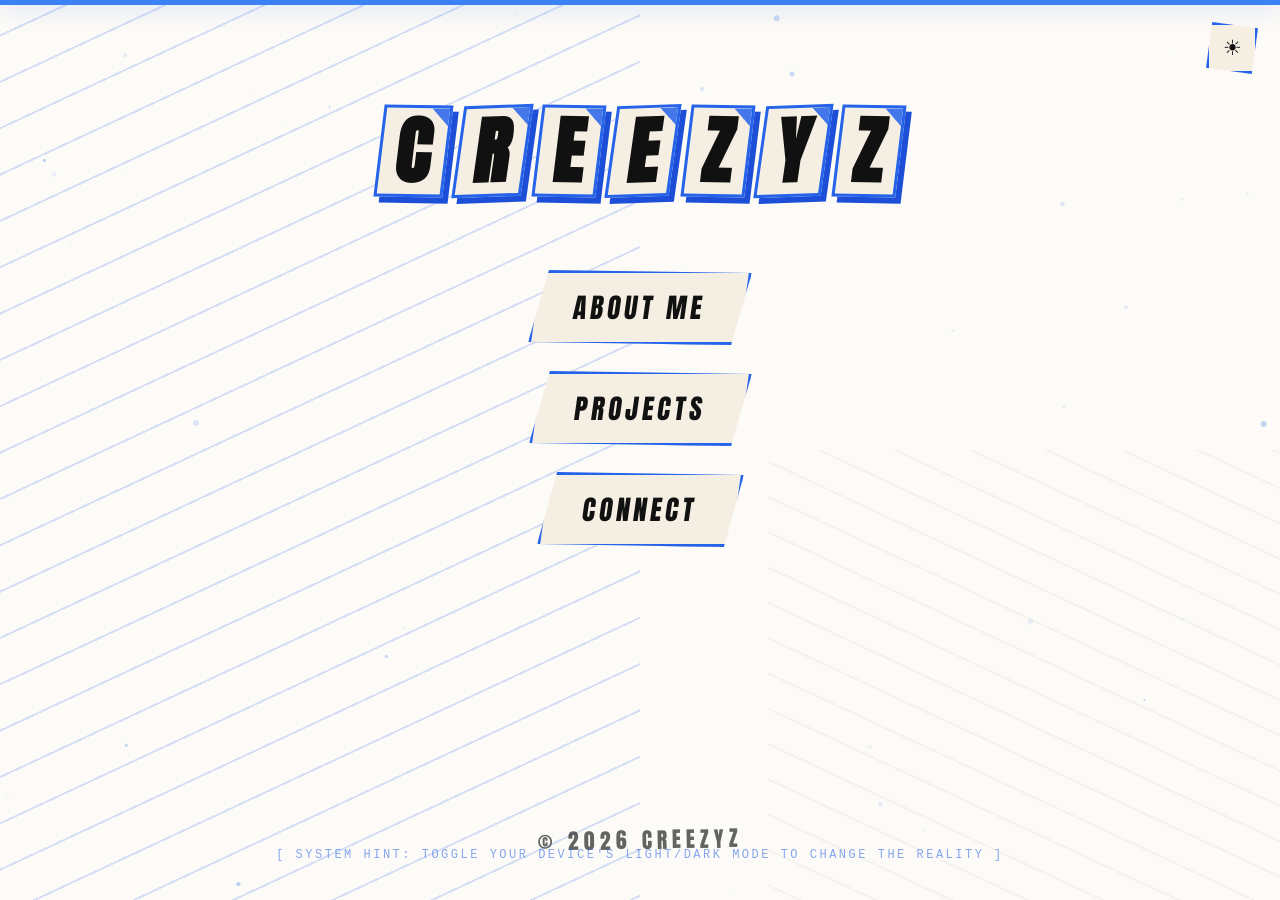
<file: index.html>
<!doctype html>
<html lang="en">
  <head>
    <meta charset="UTF-8" />
    <meta name="viewport" content="width=device-width, initial-scale=1.0" />
    <title>CREEZYZ</title>
    <link rel="preconnect" href="https://fonts.googleapis.com" />
    <link rel="preconnect" href="https://fonts.gstatic.com" crossorigin />
    <link
      href="https://fonts.googleapis.com/css2?family=Anton&family=Inter:wght@400;500;600&display=swap"
      rel="stylesheet"
    />
    <link rel="stylesheet" href="style.css" />
  </head>
  <body>
    <div class="top-bar"></div>
    <canvas id="particleCanvas"></canvas>
    <div class="bg-stripes"></div>

    <button class="theme-toggle" id="themeToggle" aria-label="Toggle theme">
      <span class="theme-icon">&#9790;</span>
    </button>

    <header>
      <h1 class="p5-title" id="mainTitle">
        <span class="p5-title-letter">C</span>
        <span class="p5-title-letter">R</span>
        <span class="p5-title-letter">E</span>
        <span class="p5-title-letter">E</span>
        <span class="p5-title-letter">Z</span>
        <span class="p5-title-letter">Y</span>
        <span class="p5-title-letter">Z</span>
      </h1>
    </header>

    <main>
      <div class="button-section-group">
        <button class="nav-btn" onclick="toggleAbout()">
          <span>ABOUT ME</span>
        </button>
        <section class="p5-card main-card collapsible" id="aboutSection">
          <h2 class="p5-badge">ABOUT ME</h2>
          <p>
            Hi, I'm Rick, known online as <strong>creezyz</strong>. I'm a
            9th-grade student from the Chemnitz area in Germany. When I'm not
            studying, I'm usually diving deep into tech—whether that's messing
            around with hardware, setting up Linux servers, testing AI tools, or
            tinkering with custom Android ROMs.
          </p>
          <p>
            I'm also really getting into coding right now. If you want to
            challenge me to a battle of minds, let's play a game on Chess.com!
          </p>
        </section>
      </div>

      <div class="button-section-group">
        <button
          class="nav-btn"
          onclick="window.location.href = 'projects.html'"
        >
          <span>PROJECTS</span>
        </button>
      </div>

      <div class="button-section-group">
        <button class="nav-btn" onclick="toggleConnect()">
          <span>CONNECT</span>
        </button>
        <section class="p5-card socials-card collapsible" id="connectSection">
          <h2 class="p5-badge red">CONNECT</h2>
          <ul class="p5-list">
            <li>
              <a
                href="https://chess.com/member/creezyz"
                target="_blank"
                rel="noopener noreferrer"
                class="p5-link"
                >CHESS.COM</a
              >
            </li>
            <li>
              <a
                href="https://github.com/creezyz"
                target="_blank"
                rel="noopener noreferrer"
                class="p5-link"
                >GITHUB</a
              >
            </li>
            <li>
              <a
                href="https://instagram.com/kms.rick"
                target="_blank"
                rel="noopener noreferrer"
                class="p5-link"
                >INSTAGRAM</a
              >
            </li>
            <li>
              <a
                href="https://tiktok.com/@kms.rick"
                target="_blank"
                rel="noopener noreferrer"
                class="p5-link"
                >TIKTOK</a
              >
            </li>
            <li><a href="mailto:rs2010@magenta.de" class="p5-link">MAIL</a></li>
          </ul>
        </section>
      </div>
    </main>

    <footer>
      <p class="p5-footer">&copy; 2026 CREEZYZ</p>
      <p class="p5-hint">
        [ SYSTEM HINT: Toggle your device's light/dark mode to change the
        reality ]
      </p>
    </footer>

    <script src="script.js"></script>
  </body>
</html>
</file>
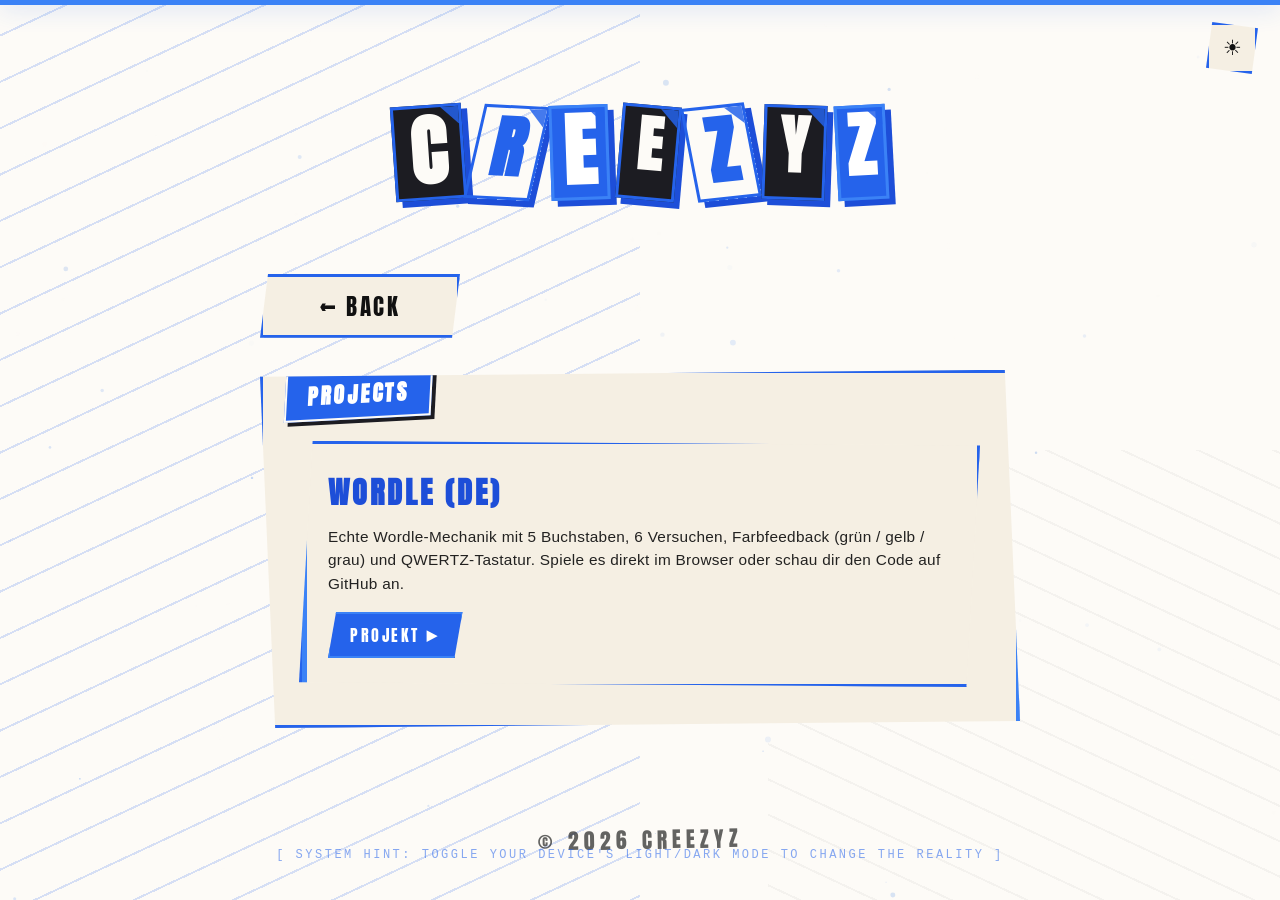
<file: projects.html>
<!DOCTYPE html>
<html lang="en">
<head>
  <meta charset="UTF-8">
  <meta name="viewport" content="width=device-width, initial-scale=1.0">
  <title>PROJECTS | CREEZYZ</title>
  <link rel="preconnect" href="https://fonts.googleapis.com">
  <link rel="preconnect" href="https://fonts.gstatic.com" crossorigin>
  <link href="https://fonts.googleapis.com/css2?family=Anton&family=Inter:wght@400;500;600&display=swap" rel="stylesheet">
  <link rel="stylesheet" href="style.css">
</head>
<body>
  <div class="top-bar"></div>
  <canvas id="particleCanvas"></canvas>
  <div class="bg-stripes"></div>

  <button class="theme-toggle" id="themeToggle" aria-label="Toggle theme">
    <span class="theme-icon">&#9790;</span>
  </button>

  <header>
    <a href="index.html" style="text-decoration:none;display:inline-block;">
      <h1 class="p5-title" id="mainTitle">
        <span class="p5-title-letter" style="font-size:4.8rem;color:var(--p5-cream);background:var(--p5-anthracite);transform:rotate(-4deg);border-color:var(--p5-blue)">C</span>
        <span class="p5-title-letter" style="font-size:4.2rem;color:var(--p5-blue);background:transparent;transform:rotate(3deg) skewX(-10deg);border-color:var(--p5-blue)">R</span>
        <span class="p5-title-letter" style="font-size:5rem;color:var(--p5-white);background:var(--p5-blue);transform:rotate(-2deg);padding:2px 10px;border-color:var(--p5-blue-bright)">E</span>
        <span class="p5-title-letter" style="font-size:3.8rem;color:var(--p5-cream);background:var(--p5-anthracite);transform:rotate(5deg);border-color:var(--p5-blue)">E</span>
        <span class="p5-title-letter" style="font-size:4.6rem;color:var(--p5-blue);background:transparent;transform:rotate(-6deg) skewX(5deg);border-color:var(--p5-blue)">Z</span>
        <span class="p5-title-letter" style="font-size:4rem;color:var(--p5-cream);background:var(--p5-anthracite);transform:rotate(2deg);border-color:var(--p5-blue)">Y</span>
        <span class="p5-title-letter" style="font-size:4.4rem;color:var(--p5-white);background:var(--p5-blue);transform:rotate(-3deg);padding:2px 8px;border-color:var(--p5-blue-bright)">Z</span>
      </h1>
    </a>
  </header>

  <main>
    <div class="back-button">
      <a href="index.html" class="p5-link" style="max-width:200px;">&larr; BACK</a>
    </div>

    <section class="p5-card projects-card" style="clip-path:polygon(0% 2%, 98% 0%, 100% 98%, 2% 100%);border-right:4px solid var(--p5-blue-bright);">
      <h2 class="p5-badge">PROJECTS</h2>

      <div class="project-item" onclick="openWordleModal()">
        <h3>WORDLE (DE)</h3>
        <p>Echte Wordle-Mechanik mit 5 Buchstaben, 6 Versuchen, Farbfeedback (grün / gelb / grau) und QWERTZ-Tastatur. Spiele es direkt im Browser oder schau dir den Code auf GitHub an.</p>
        <div class="project-btn">PROJEKT &#x25B6;</div>
      </div>
    </section>
  </main>

  <footer>
    <p class="p5-footer">&copy; 2026 CREEZYZ</p>
    <p class="p5-hint">[ SYSTEM HINT: Toggle your device's light/dark mode to change the reality ]</p>
  </footer>

  <div id="wordleModal" class="modal-overlay">
    <div class="modal-content">
      <h2 class="p5-badge" style="background:var(--p5-blue);">WORDLE (DE)</h2>
      <p><strong>Systemzugriff gewährt.</strong> Was möchtest du tun?</p>

      <div class="modal-buttons">
        <a href="wordle/wordle.html" class="p5-link">&#x25B6; SPIELEN</a>
        <p class="modal-desc">Führe das Programm direkt im Browser aus.</p>

        <a href="https://github.com/creezyz/wordle" target="_blank" rel="noopener noreferrer" class="p5-link">&lt;/&gt; SOURCE CODE</a>
        <p class="modal-desc">Analysiere den Code auf GitHub.</p>
      </div>

      <button class="close-btn" onclick="closeWordleModal()">ABBRECHEN</button>
    </div>
  </div>

  <script src="script.js"></script>
</body>
</html>
</file>
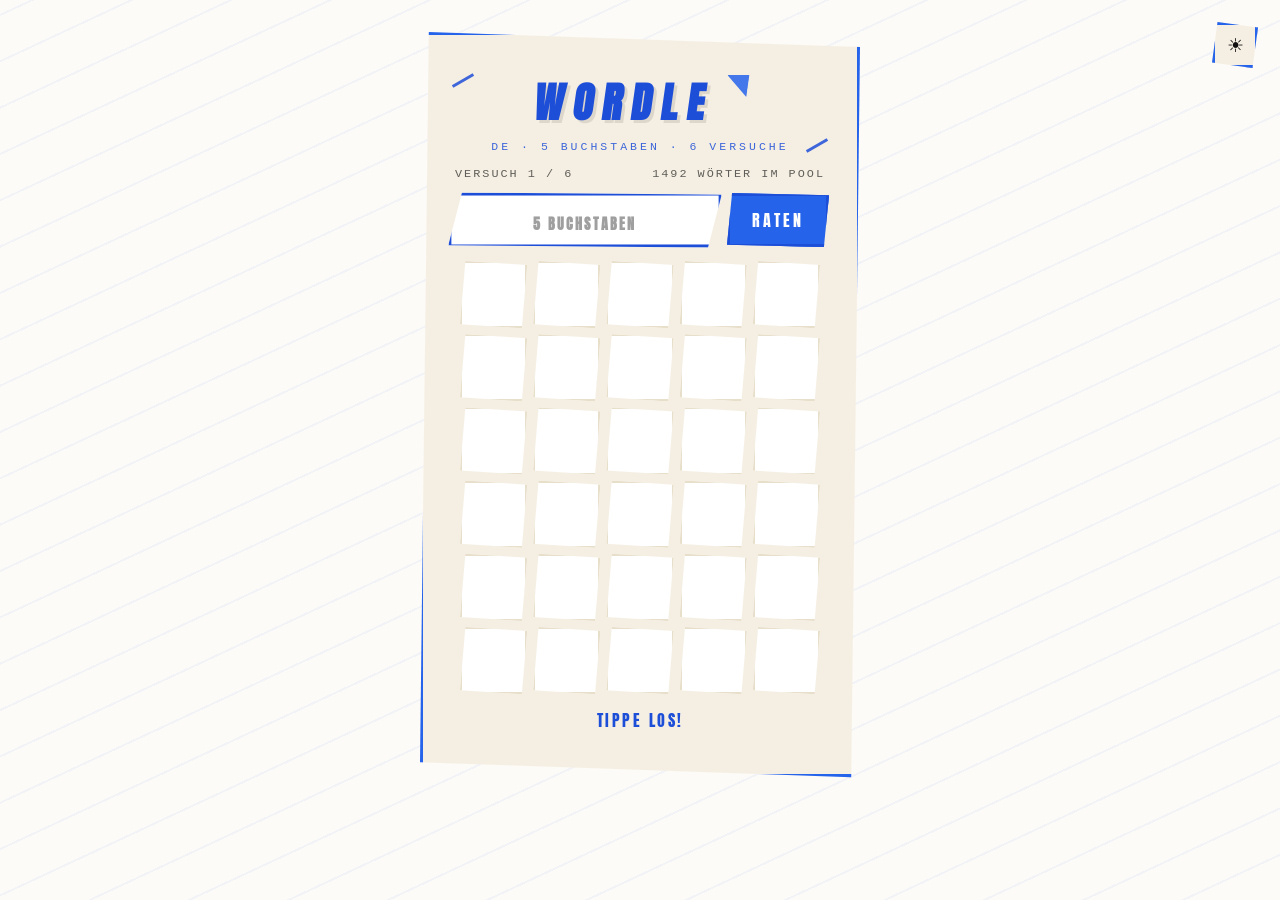
<file: wordle/wordle.html>
<!DOCTYPE html>
<html lang="de">
<head>
    <meta charset="UTF-8">
    <meta name="viewport" content="width=device-width, initial-scale=1.0">
    <title>WORDLE (DE)</title>
    <link rel="preconnect" href="https://fonts.googleapis.com">
    <link rel="preconnect" href="https://fonts.gstatic.com" crossorigin>
    <link href="https://fonts.googleapis.com/css2?family=Anton&family=Inter:wght@400;500;600&display=swap" rel="stylesheet">
    <link rel="stylesheet" href="style.css">
</head>
<body>
    <button class="theme-toggle" id="themeToggle" aria-label="Toggle theme">
      <span class="theme-icon">&#9790;</span>
    </button>

    <div class="game-container">
      <header class="game-header">
        <span class="slash slash-tl"></span>
        <h1>WORDLE</h1>
        <p class="subtitle">DE &middot; 5 BUCHSTABEN &middot; 6 VERSUCHE</p>
        <span class="slash slash-br"></span>
      </header>

      <div class="meta-bar">
        <span id="attempt-counter">Versuch 1 / 6</span>
        <span id="word-counter">Wörter geladen…</span>
      </div>

      <div class="input-row" id="inputRow">
        <input
          type="text"
          id="guessInput"
          maxlength="5"
          autocomplete="off"
          autocapitalize="none"
          autocorrect="off"
          spellcheck="false"
          placeholder="5 BUCHSTABEN"
          aria-label="Wort-Eingabe"
        >
        <button id="submitBtn" type="button">RATEN</button>
      </div>

      <div class="grid" id="grid" aria-label="Wordle Grid"></div>

      <div class="status" id="status" role="status" aria-live="polite">Lade Wörter…</div>

      <button class="new-game-btn" id="newGameBtn" type="button" hidden>NEUES SPIEL</button>
    </div>

    <script src="script.js"></script>
    <script>
      (function () {
        const saved = localStorage.getItem('theme');
        const prefersDark = window.matchMedia('(prefers-color-scheme: dark)').matches;
        const initial = saved || (prefersDark ? 'dark' : 'light');
        document.body.setAttribute('data-theme', initial);
        const icon = document.querySelector('.theme-icon');
        if (icon) icon.textContent = initial === 'light' ? '\u2600' : '\u263E';
        const btn = document.getElementById('themeToggle');
        if (btn) {
          btn.addEventListener('click', function () {
            const cur = document.body.getAttribute('data-theme') || 'dark';
            const next = cur === 'dark' ? 'light' : 'dark';
            document.body.setAttribute('data-theme', next);
            localStorage.setItem('theme', next);
            if (icon) icon.textContent = next === 'light' ? '\u2600' : '\u263E';
          });
        }
      })();
    </script>
</body>
</html>
</file>
<file: style.css>
:root {
  --p5-black: #000000;
  --p5-white: #ffffff;

  --p5-blue: #2563eb;
  --p5-blue-bright: #3b82f6;
  --p5-blue-dark: #1d4ed8;
  --p5-blue-deep: #1e3a8a;
  --p5-blue-glow: rgba(37, 99, 235, 0.45);
  --p5-blue-soft: rgba(37, 99, 235, 0.18);

  --p5-cream: #fdfbf7;
  --p5-cream-soft: #f5efe3;
  --p5-cream-edge: #e8dfca;
  --p5-anthracite: #1c1c22;
  --p5-anthracite-soft: #27272f;
  --p5-anthracite-light: #34343d;

  --p5-font-title: "Anton", "Impact", "Arial Black", sans-serif;
  --p5-font-impact: "Impact", "Arial Black", sans-serif;
  --p5-font-body:
    -apple-system, BlinkMacSystemFont, "Segoe UI", Roboto, sans-serif;
  --p5-font-mono: "Courier New", monospace;

  --p5-shadow-blue: 8px 8px 0px var(--p5-blue);
  --p5-shadow-black: 8px 8px 0px var(--p5-black);
  --p5-shadow-soft: 6px 6px 0px var(--p5-blue-dark);
  --p5-transition: 0.18s cubic-bezier(0.1, 0.9, 0.2, 1);
  --p5-edge: 3px;
}

*,
*::before,
*::after {
  box-sizing: border-box;
}

html {
  scroll-behavior: smooth;
}

body {
  margin: 0;
  padding: 0;
  background-color: var(--p5-anthracite);
  color: var(--p5-cream);
  font-family: var(--p5-font-body);
  overflow-x: hidden;
  min-height: 100vh;
  display: flex;
  flex-direction: column;
  align-items: center;
  position: relative;
  letter-spacing: 0.2px;
}

#particleCanvas {
  position: fixed;
  top: 0;
  left: 0;
  width: 100%;
  height: 100%;
  z-index: 0;
  pointer-events: none;
  opacity: 0.7;
}

.bg-stripes {
  position: fixed;
  top: 0;
  left: 0;
  width: 100%;
  height: 100%;
  z-index: 1;
  pointer-events: none;
  overflow: hidden;
}

.bg-stripes::before {
  content: "";
  position: absolute;
  top: -20%;
  left: -10%;
  width: 60%;
  height: 140%;
  background: repeating-linear-gradient(
    -25deg,
    transparent,
    transparent 40px,
    var(--p5-blue-soft) 40px,
    var(--p5-blue-soft) 42px
  );
  animation: stripesMove 22s linear infinite;
}

.bg-stripes::after {
  content: "";
  position: absolute;
  bottom: -10%;
  right: -10%;
  width: 50%;
  height: 60%;
  background: repeating-linear-gradient(
    25deg,
    transparent,
    transparent 30px,
    rgba(253, 251, 247, 0.04) 30px,
    rgba(253, 251, 247, 0.04) 32px
  );
  animation: stripesMove 28s linear infinite reverse;
}

@keyframes stripesMove {
  0% {
    transform: translateX(0) translateY(0);
  }
  100% {
    transform: translateX(50px) translateY(25px);
  }
}

.top-bar {
  position: fixed;
  top: 0;
  left: 0;
  width: 100%;
  height: 5px;
  background: var(--p5-blue);
  z-index: 100;
  box-shadow: 0 0 24px var(--p5-blue-glow);
}

.top-bar::after {
  content: "";
  position: absolute;
  top: 0;
  left: 0;
  width: 100%;
  height: 100%;
  background: var(--p5-blue-bright);
  animation: barPulse 3s ease-in-out infinite;
}

@keyframes barPulse {
  0%,
  100% {
    opacity: 1;
    box-shadow: 0 0 24px var(--p5-blue-glow);
  }
  50% {
    opacity: 0.55;
    box-shadow: 0 0 50px var(--p5-blue-glow);
  }
}

.theme-toggle {
  position: fixed;
  top: 22px;
  right: 22px;
  z-index: 1000;
  width: 52px;
  height: 52px;
  background: var(--p5-anthracite-soft);
  border: var(--p5-edge) solid var(--p5-blue);
  color: var(--p5-cream);
  cursor: pointer;
  display: flex;
  align-items: center;
  justify-content: center;
  font-size: 1.34rem;
  transition: all var(--p5-transition);
  clip-path: polygon(12% 0%, 100% 12%, 88% 100%, 0% 88%);
  opacity: 0;
  animation: fadeSlideIn 0.5s ease-out 0.3s forwards;
  box-shadow: 4px 4px 0px var(--p5-blue-dark);
}

.theme-toggle:hover {
  background: var(--p5-blue);
  border-color: var(--p5-blue-bright);
  color: var(--p5-white);
  transform: scale(1.12) rotate(-6deg);
  box-shadow: 6px 6px 0px var(--p5-black);
}

.theme-icon {
  display: inline-block;
  transition: transform 0.3s ease-out;
}

.theme-toggle:hover .theme-icon {
  transform: rotate(35deg) scale(1.22);
}

header {
  position: relative;
  z-index: 10;
  margin-top: 70px;
  margin-bottom: 18px;
  text-align: center;
  width: 100%;
}

.p5-title {
  display: inline-flex;
  flex-wrap: wrap;
  justify-content: center;
  gap: 4px;
  padding: 14px 18px;
  position: relative;
  max-width: 92vw;
}

.p5-title-letter {
  display: inline-block;
  font-family: var(--p5-font-title);
  font-size: 4.6rem;
  color: var(--p5-cream);
  background: var(--p5-anthracite-soft);
  border: var(--p5-edge) solid var(--p5-blue);
  text-transform: uppercase;
  font-weight: 900;
  line-height: 1;
  padding: 6px 14px;
  margin: 0 3px;
  transition:
    transform 0.22s cubic-bezier(0.2, 0.9, 0.2, 1),
    background-color var(--p5-transition),
    color var(--p5-transition);
  cursor: default;
  transform: skewX(-8deg) rotate(-1deg);
  box-shadow: 6px 6px 0px var(--p5-blue-dark);
  position: relative;
}

.p5-title-letter:nth-child(odd) {
  transform: skewX(-6deg) rotate(1deg);
}

.p5-title-letter:nth-child(even) {
  transform: skewX(-10deg) rotate(-2deg);
}

.p5-title-letter::after {
  content: "";
  position: absolute;
  top: 0;
  right: 0;
  width: 18px;
  height: 18px;
  background: var(--p5-blue);
  clip-path: polygon(0 0, 100% 0, 100% 100%);
  opacity: 0.85;
  pointer-events: none;
}

.p5-title-letter:hover {
  color: var(--p5-white);
  background: var(--p5-blue);
  border-color: var(--p5-blue-bright);
  transform: scale(1.15) rotate(-4deg) skewX(0deg);
  box-shadow: 8px 8px 0px var(--p5-black);
  z-index: 2;
}

main {
  position: relative;
  z-index: 10;
  width: 92%;
  max-width: 760px;
  display: flex;
  flex-direction: column;
  gap: 26px;
  padding: 20px 0 30px 0;
}

.button-section-group {
  display: flex;
  flex-direction: column;
  align-items: center;
  width: 100%;
  opacity: 0;
  animation: fadeSlideIn 0.55s ease-out forwards;
}

.button-section-group:nth-of-type(1) {
  animation-delay: 0.4s;
}
.button-section-group:nth-of-type(2) {
  animation-delay: 0.6s;
}
.button-section-group:nth-of-type(3) {
  animation-delay: 0.8s;
}

.nav-btn {
  font-family: var(--p5-font-title);
  font-size: 1.7rem;
  letter-spacing: 4px;
  text-transform: uppercase;
  color: var(--p5-cream);
  background: var(--p5-anthracite-soft);
  border: var(--p5-edge) solid var(--p5-blue);
  padding: 14px 38px;
  cursor: pointer;
  display: inline-block;
  text-align: center;
  position: relative;
  transition: all var(--p5-transition);
  transform: skewX(-8deg);
  clip-path: polygon(5% 0%, 100% 4%, 95% 100%, 0% 96%);
  box-shadow: 6px 6px 0px var(--p5-blue-dark);
}

.nav-btn::before {
  content: "";
  position: absolute;
  top: -4px;
  left: -4px;
  right: -4px;
  bottom: -4px;
  border: 2px solid var(--p5-blue-bright);
  clip-path: polygon(5% 0%, 100% 4%, 95% 100%, 0% 96%);
  opacity: 0;
  transition: opacity var(--p5-transition);
  z-index: -1;
}

.nav-btn:hover {
  background: var(--p5-blue);
  border-color: var(--p5-blue-bright);
  color: var(--p5-white);
  transform: scale(1.06) skewX(-4deg);
  box-shadow: 8px 8px 0px var(--p5-black);
  letter-spacing: 6px;
}

.nav-btn:hover::before {
  opacity: 1;
}

.nav-btn:active {
  transform: scale(0.96) skewX(-8deg);
}

.nav-btn span {
  display: block;
  transition: transform var(--p5-transition);
}

.nav-btn:hover span {
  transform: translateX(5px);
}

.p5-card {
  background: var(--p5-anthracite-soft);
  color: var(--p5-cream);
  padding: 38px 36px;
  position: relative;
  width: 100%;
  margin-top: 6px;
  border: var(--p5-edge) solid var(--p5-blue);
  box-shadow: 8px 8px 0px var(--p5-blue-dark);
}

.main-card {
  clip-path: polygon(2% 0%, 100% 2%, 98% 100%, 0% 98%);
  border-left: 5px solid var(--p5-blue-bright);
}

.socials-card {
  clip-path: polygon(0% 2%, 98% 0%, 100% 98%, 2% 100%);
  border-right: 5px solid var(--p5-blue-bright);
}

.p5-card p {
  font-family: var(--p5-font-body);
  font-size: 1.05rem;
  line-height: 1.75;
  font-weight: 400;
  margin: 14px 0;
  letter-spacing: 0.3px;
  color: var(--p5-cream);
}

.p5-card strong {
  color: var(--p5-blue-bright);
  font-weight: 700;
}

.p5-badge {
  position: absolute;
  top: -22px;
  left: 22px;
  background: var(--p5-blue);
  color: var(--p5-white);
  font-family: var(--p5-font-title);
  font-size: 1.35rem;
  letter-spacing: 3px;
  padding: 7px 20px;
  transform: rotate(-3deg) skewX(-6deg);
  box-shadow: 4px 4px 0px var(--p5-black);
  z-index: 5;
  white-space: nowrap;
  border: 2px solid var(--p5-cream);
}

.p5-badge.red {
  background: var(--p5-anthracite);
  border: 2px solid var(--p5-blue-bright);
  color: var(--p5-blue-bright);
  box-shadow: 4px 4px 0px var(--p5-blue);
}

.collapsible {
  max-height: 0;
  overflow: hidden;
  transition:
    max-height 0.55s cubic-bezier(0.1, 0.9, 0.2, 1),
    padding 0.4s ease-out,
    opacity 0.4s ease-out,
    margin 0.4s ease-out;
  opacity: 0;
  padding: 0 36px !important;
  margin: 0 !important;
  border: none !important;
  box-shadow: none !important;
}

.collapsible.active {
  max-height: 2000px;
  opacity: 1;
  padding: 38px 36px !important;
  margin-top: 6px !important;
}

.p5-list {
  list-style: none;
  padding: 0;
  margin: 26px 0 0 0;
  display: grid;
  grid-template-columns: 1fr 1fr;
  gap: 14px;
}

.p5-list li {
  display: flex;
  transform: skewX(-6deg);
}

.p5-link {
  font-family: var(--p5-font-title);
  font-size: 1.42rem;
  letter-spacing: 2.5px;
  color: var(--p5-cream);
  text-decoration: none;
  background: var(--p5-anthracite-soft);
  border: var(--p5-edge) solid var(--p5-blue);
  padding: 12px 18px;
  display: block;
  width: 100%;
  text-align: center;
  transition: all var(--p5-transition);
  position: relative;
  clip-path: polygon(4% 0%, 100% 0%, 96% 100%, 0% 100%);
  box-shadow: 4px 4px 0px var(--p5-blue-dark);
}

.p5-link::after {
  content: "▸";
  position: absolute;
  right: 10px;
  top: 50%;
  transform: translateY(-50%);
  opacity: 0;
  transition: all var(--p5-transition);
  color: var(--p5-blue-bright);
  font-weight: 900;
}

.p5-link:hover {
  background: var(--p5-blue);
  border-color: var(--p5-blue-bright);
  color: var(--p5-white);
  transform: scale(1.04) skewX(-3deg);
  box-shadow: 6px 6px 0px var(--p5-black);
  letter-spacing: 4px;
  padding-left: 22px;
}

.p5-link:hover::after {
  opacity: 1;
  right: 14px;
}

footer {
  position: relative;
  z-index: 10;
  width: 100%;
  text-align: center;
  margin-top: auto;
  padding: 32px 20px 26px 20px;
}

.p5-footer {
  font-family: var(--p5-font-title);
  font-size: 1.35rem;
  letter-spacing: 5px;
  color: var(--p5-cream);
  opacity: 0.65;
  margin: 0;
  transform: rotate(-1deg);
}

.p5-hint {
  font-family: var(--p5-font-mono);
  font-size: 0.75rem;
  color: var(--p5-blue-bright);
  opacity: 0.55;
  margin-top: -8px;
  letter-spacing: 2.5px;
  text-transform: uppercase;
}

.back-button {
  opacity: 0;
  animation: fadeSlideIn 0.5s ease-out 0.4s forwards;
  width: 100%;
}

.project-item {
  border: var(--p5-edge) solid var(--p5-blue);
  padding: 26px;
  margin-top: 30px;
  background: var(--p5-anthracite-soft);
  cursor: pointer;
  transition: all var(--p5-transition);
  clip-path: polygon(2% 0%, 100% 2%, 98% 100%, 0% 98%);
  position: relative;
  box-shadow: 6px 6px 0px var(--p5-blue-dark);
}

.project-item::before {
  content: "";
  position: absolute;
  top: 0;
  left: 0;
  width: 5px;
  height: 100%;
  background: var(--p5-blue-bright);
  transition: width var(--p5-transition);
}

.project-item:hover {
  transform: translateX(8px) scale(1.02);
  border-color: var(--p5-blue-bright);
  box-shadow: -8px 8px 0px var(--p5-blue-glow);
  background: var(--p5-anthracite-light);
}

.project-item:hover::before {
  width: 8px;
}

.project-item h3 {
  font-family: var(--p5-font-title);
  color: var(--p5-blue-bright);
  font-size: 1.85rem;
  margin: 0 0 10px 0;
  letter-spacing: 3px;
  text-transform: uppercase;
}

.project-item p {
  font-family: var(--p5-font-body);
  font-size: 0.96rem;
  line-height: 1.55;
  margin: 0;
  opacity: 0.92;
  color: var(--p5-cream);
}

.project-btn {
  display: inline-block;
  background: var(--p5-blue);
  color: var(--p5-white);
  font-family: var(--p5-font-title);
  font-size: 1rem;
  letter-spacing: 2.5px;
  padding: 9px 20px;
  margin-top: 16px;
  border: 2px solid var(--p5-blue-bright);
  clip-path: polygon(6% 0%, 100% 0%, 94% 100%, 0% 100%);
  transition: all var(--p5-transition);
  text-transform: uppercase;
  box-shadow: 3px 3px 0px var(--p5-black);
}

.project-item:hover .project-btn {
  background: var(--p5-cream);
  color: var(--p5-anthracite);
  transform: skewX(-5deg);
  border-color: var(--p5-cream);
}

.modal-overlay {
  display: none;
  position: fixed;
  inset: 0;
  background: rgba(0, 0, 0, 0.92);
  z-index: 2000;
  justify-content: center;
  align-items: center;
  opacity: 0;
  animation: fadeIn 0.28s forwards;
  backdrop-filter: blur(2px);
}

.modal-content {
  width: 92%;
  max-width: 440px;
  background: var(--p5-anthracite-soft);
  padding: 38px 34px;
  position: relative;
  clip-path: polygon(2% 0%, 100% 2%, 98% 100%, 0% 98%);
  border: 3px solid var(--p5-blue);
  box-shadow: 10px 10px 0px var(--p5-blue-dark);
  color: var(--p5-cream);
}

.modal-content p {
  font-family: var(--p5-font-body);
  font-size: 1rem;
  line-height: 1.55;
  color: var(--p5-cream);
}

.modal-buttons {
  margin-top: 26px;
  display: flex;
  flex-direction: column;
  gap: 16px;
}

.modal-buttons .p5-link {
  font-size: 1.22rem;
}

.modal-desc {
  font-size: 0.85rem !important;
  opacity: 0.65;
  margin-top: -12px;
  text-align: center;
  font-family: var(--p5-font-mono) !important;
  letter-spacing: 1px;
}

.close-btn {
  margin-top: 22px;
  background: transparent;
  border: 2px solid var(--p5-blue);
  color: var(--p5-blue-bright);
  font-family: var(--p5-font-title);
  font-size: 1.1rem;
  letter-spacing: 2.5px;
  cursor: pointer;
  width: 100%;
  text-align: center;
  padding: 11px;
  transition: all var(--p5-transition);
  clip-path: polygon(4% 0%, 100% 0%, 96% 100%, 0% 100%);
  text-transform: uppercase;
}

.close-btn:hover {
  background: var(--p5-blue);
  color: var(--p5-white);
  border-color: var(--p5-blue-bright);
  box-shadow: 0 0 25px var(--p5-blue-glow), 4px 4px 0px var(--p5-black);
}

@keyframes fadeSlideIn {
  0% {
    opacity: 0;
    transform: translateY(32px);
  }
  100% {
    opacity: 1;
    transform: translateY(0);
  }
}

@keyframes fadeIn {
  to {
    opacity: 1;
  }
}

@keyframes letterPop {
  0% {
    transform: scale(0) rotate(30deg);
    opacity: 0;
  }
  60% {
    transform: scale(1.2) rotate(-5deg);
    opacity: 1;
  }
  100% {
    transform: scale(1) rotate(0deg);
    opacity: 1;
  }
}

@media (max-width: 600px) {
  header {
    margin-top: 50px;
    margin-bottom: 8px;
  }

  main {
    gap: 22px;
  }

  .p5-title {
    gap: 2px;
    padding: 8px 6px;
    transform: scale(0.66);
    transform-origin: top center;
    flex-wrap: nowrap;
  }

  .p5-title-letter {
    padding: 2px 6px !important;
    margin: 0 2px !important;
  }

  .nav-btn {
    font-size: 1.3rem;
    padding: 11px 18px;
    letter-spacing: 2.5px;
    width: 100%;
  }

  .nav-btn:hover {
    letter-spacing: 3px;
  }

  .p5-card {
    padding: 28px 18px;
  }

  .p5-card p {
    font-size: 0.96rem;
  }

  .collapsible {
    padding: 0 18px !important;
  }

  .collapsible.active {
    padding: 28px 18px !important;
  }

  .p5-list {
    grid-template-columns: 1fr;
    gap: 10px;
  }

  .p5-link {
    font-size: 1.12rem;
    padding: 9px 12px;
    letter-spacing: 1.5px;
  }

  .p5-link::after {
    display: none;
  }

  .p5-badge {
    font-size: 1.02rem;
    padding: 5px 14px;
    left: 12px;
    top: -17px;
  }

  .project-item {
    padding: 20px;
  }

  .project-item h3 {
    font-size: 1.35rem;
  }

  .project-item p {
    font-size: 0.86rem;
  }

  .project-btn {
    font-size: 0.85rem;
    padding: 7px 14px;
  }

  .modal-content {
    padding: 26px 18px;
  }

  .modal-buttons .p5-link {
    font-size: 1rem;
  }

  .close-btn {
    font-size: 0.95rem;
    padding: 9px;
  }

  .back-button .p5-link {
    font-size: 0.96rem;
    padding: 7px 12px;
    max-width: 130px !important;
  }

  .p5-footer {
    font-size: 1rem;
    letter-spacing: 3px;
  }

  .p5-hint {
    font-size: 0.6rem;
    letter-spacing: 1.5px;
  }

  .theme-toggle {
    top: 14px;
    right: 14px;
    width: 42px;
    height: 42px;
    font-size: 1.1rem;
  }
}

@media (min-width: 601px) and (max-width: 1024px) {
  .p5-title {
    transform: scale(0.84);
    transform-origin: top center;
  }
}

body[data-theme="dark"] {
  background-color: var(--p5-anthracite);
  color: var(--p5-cream);
}

body[data-theme="light"] {
  background-color: var(--p5-cream);
  color: #111111;
}

body[data-theme="light"] .p5-card {
  background: var(--p5-cream-soft);
  color: #111111;
  border-color: var(--p5-blue);
  box-shadow: 8px 8px 0px var(--p5-blue-dark);
}

body[data-theme="light"] .socials-card {
  background: var(--p5-cream-soft);
  color: #111111;
  border-right-color: var(--p5-blue-bright);
}

body[data-theme="light"] .project-item {
  background: var(--p5-cream-soft);
  border-color: var(--p5-blue);
  color: #111111;
}

body[data-theme="light"] .project-item:hover {
  background: var(--p5-cream);
}

body[data-theme="light"] .nav-btn {
  background: var(--p5-cream-soft);
  border-color: var(--p5-blue);
  color: #111111;
}

body[data-theme="light"] .nav-btn:hover {
  background: var(--p5-blue);
  color: var(--p5-white);
  border-color: var(--p5-blue-bright);
}

body[data-theme="light"] .p5-link {
  background: var(--p5-cream-soft);
  border-color: var(--p5-blue);
  color: #111111;
}

body[data-theme="light"] .p5-link:hover {
  background: var(--p5-blue);
  color: var(--p5-white);
  border-color: var(--p5-blue-bright);
}

body[data-theme="light"] .modal-content {
  background: var(--p5-cream-soft);
  color: #111111;
  border-color: var(--p5-blue);
}

body[data-theme="light"] .theme-toggle {
  border-color: var(--p5-blue);
  color: #111111;
  background: var(--p5-cream-soft);
}

body[data-theme="light"] .theme-toggle:hover {
  background: var(--p5-blue);
  color: var(--p5-white);
  border-color: var(--p5-blue-bright);
}

body[data-theme="light"] .project-btn {
  background: var(--p5-blue);
  color: var(--p5-white);
  border-color: var(--p5-blue-bright);
}

body[data-theme="light"] .project-item:hover .project-btn {
  background: var(--p5-anthracite);
  color: var(--p5-cream);
  border-color: var(--p5-anthracite);
}

body[data-theme="light"] .p5-footer {
  color: #111111;
}

body[data-theme="light"] .p5-hint {
  color: var(--p5-blue);
}

body[data-theme="light"] .p5-title-letter {
  background: var(--p5-cream-soft);
  color: #111111;
  border-color: var(--p5-blue);
  box-shadow: 6px 6px 0px var(--p5-blue-dark);
}

body[data-theme="light"] .p5-title-letter:hover {
  background: var(--p5-blue);
  color: var(--p5-white);
  border-color: var(--p5-blue-bright);
}

body[data-theme="light"] .p5-card p {
  color: #111111;
}

body[data-theme="light"] .p5-card strong {
  color: var(--p5-blue-dark);
}

body[data-theme="light"] .project-item p {
  color: #111111;
}

body[data-theme="light"] .project-item h3 {
  color: var(--p5-blue-dark);
}

body[data-theme="light"] .modal-content p {
  color: #111111;
}

body[data-theme="light"] .close-btn {
  color: var(--p5-blue-dark);
  border-color: var(--p5-blue);
}

body[data-theme="light"] .close-btn:hover {
  background: var(--p5-blue);
  color: var(--p5-white);
  border-color: var(--p5-blue-bright);
}

body[data-theme="light"] .p5-badge {
  background: var(--p5-blue);
  color: var(--p5-white);
  border-color: var(--p5-cream);
  box-shadow: 4px 4px 0px var(--p5-anthracite);
}

body[data-theme="light"] .p5-badge.red {
  background: var(--p5-cream-soft);
  color: var(--p5-blue-dark);
  border: 2px solid var(--p5-blue);
  box-shadow: 4px 4px 0px var(--p5-blue);
}

body[data-theme="light"] .top-bar {
  background: var(--p5-blue);
}

body[data-theme="light"] .top-bar::after {
  background: var(--p5-blue-bright);
}

body[data-theme="light"] #particleCanvas {
  opacity: 0.45;
}

body[data-theme="light"] .bg-stripes::after {
  background: repeating-linear-gradient(
    25deg,
    transparent,
    transparent 30px,
    rgba(28, 28, 34, 0.04) 30px,
    rgba(28, 28, 34, 0.04) 32px
  );
}
</file>
<file: wordle/style.css>
:root {
  --p5-blue: #2563eb;
  --p5-blue-bright: #3b82f6;
  --p5-blue-dark: #1d4ed8;
  --p5-blue-glow: rgba(37, 99, 235, 0.45);
  --p5-cream: #fdfbf7;
  --p5-cream-soft: #f5efe3;
  --p5-cream-edge: #e8dfca;
  --p5-anthracite: #1c1c22;
  --p5-anthracite-soft: #27272f;
  --p5-anthracite-light: #34343d;
  --p5-cell-empty: #1f1f27;
  --p5-cell-active: #2b2b36;
  --p5-black: #000000;
  --p5-white: #ffffff;
  --feedback-green: #10b981;
  --feedback-green-dark: #059669;
  --feedback-yellow: #f59e0b;
  --feedback-yellow-dark: #d97706;
  --feedback-wrong: #b91c1c;
  --feedback-wrong-dark: #7f1d1d;
}

* {
  box-sizing: border-box;
}

html, body {
  height: 100%;
}

body {
  font-family: -apple-system, BlinkMacSystemFont, "Segoe UI", Roboto, sans-serif;
  background-color: var(--p5-anthracite);
  color: var(--p5-cream);
  display: flex;
  justify-content: center;
  align-items: flex-start;
  min-height: 100vh;
  margin: 0;
  padding: 32px 16px 40px 16px;
  letter-spacing: 0.2px;
  position: relative;
  overflow-x: hidden;
}

body::before {
  content: "";
  position: fixed;
  inset: 0;
  background: repeating-linear-gradient(
    -25deg,
    transparent,
    transparent 40px,
    rgba(37, 99, 235, 0.06) 40px,
    rgba(37, 99, 235, 0.06) 42px
  );
  z-index: 0;
  pointer-events: none;
}

.theme-toggle {
  position: fixed;
  top: 22px;
  right: 22px;
  z-index: 1000;
  width: 46px;
  height: 46px;
  background: var(--p5-anthracite-soft);
  border: 3px solid var(--p5-blue);
  color: var(--p5-cream);
  cursor: pointer;
  display: flex;
  align-items: center;
  justify-content: center;
  font-size: 1.2rem;
  transition: all 0.15s cubic-bezier(0.1, 0.9, 0.2, 1);
  clip-path: polygon(12% 0%, 100% 12%, 88% 100%, 0% 88%);
  box-shadow: 4px 4px 0px var(--p5-blue-dark);
}
.theme-toggle:hover {
  background: var(--p5-blue);
  border-color: var(--p5-blue-bright);
  color: var(--p5-white);
  transform: scale(1.1) rotate(-6deg);
  box-shadow: 6px 6px 0px var(--p5-black);
}
.theme-icon {
  display: inline-block;
  transition: transform 0.3s ease-out;
}
.theme-toggle:hover .theme-icon { transform: rotate(35deg) scale(1.2); }

.game-container {
  background-color: var(--p5-anthracite-soft);
  padding: 30px 28px 26px 28px;
  text-align: center;
  width: min(440px, 100%);
  border: 3px solid var(--p5-blue);
  box-shadow: 8px 8px 0px var(--p5-blue-dark), 0 0 30px var(--p5-blue-glow);
  clip-path: polygon(2% 0%, 100% 2%, 98% 100%, 0% 98%);
  position: relative;
  z-index: 1;
}

.game-header {
  position: relative;
  margin: 6px 0 14px 0;
}
.game-header h1 {
  font-family: "Anton", "Impact", "Arial Black", sans-serif;
  text-transform: uppercase;
  letter-spacing: 9px;
  font-size: 2.6rem;
  color: var(--p5-blue-bright);
  margin: 0;
  transform: skewX(-8deg);
  text-shadow: 3px 3px 0px var(--p5-black);
}
.game-header h1::after {
  content: "";
  display: inline-block;
  width: 22px;
  height: 22px;
  background: var(--p5-blue);
  margin-left: 10px;
  vertical-align: top;
  clip-path: polygon(0 0, 100% 0, 100% 100%);
  opacity: 0.85;
  transform: translateY(4px);
}
.subtitle {
  font-family: "Courier New", monospace;
  font-size: 0.72rem;
  text-transform: uppercase;
  letter-spacing: 3px;
  color: var(--p5-blue);
  opacity: 0.85;
  margin: 6px 0 0 0;
}
.slash {
  position: absolute;
  width: 24px;
  height: 3px;
  background: var(--p5-blue);
  opacity: 0.85;
}
.slash-tl { top: 8px; left: 0; transform: rotate(-30deg); }
.slash-br { bottom: 6px; right: 0; transform: rotate(-30deg); }

.meta-bar {
  display: flex;
  justify-content: space-between;
  font-family: "Courier New", monospace;
  font-size: 0.74rem;
  text-transform: uppercase;
  letter-spacing: 2px;
  color: var(--p5-cream);
  opacity: 0.7;
  margin: 6px 4px 12px 4px;
}

.input-row {
  display: flex;
  gap: 8px;
  justify-content: center;
  margin: 6px 0 14px 0;
  width: 100%;
}

#guessInput {
  flex: 1;
  min-width: 0;
  height: 54px;
  font-family: "Anton", "Impact", "Arial Black", sans-serif;
  font-size: 1.5rem;
  font-weight: 900;
  letter-spacing: 6px;
  text-align: center;
  text-transform: uppercase;
  color: var(--p5-cream);
  background: var(--p5-cell-empty);
  border: 3px solid var(--p5-blue);
  clip-path: polygon(5% 0%, 100% 4%, 95% 100%, 0% 96%);
  box-shadow: 3px 3px 0px var(--p5-blue-dark);
  outline: none;
  padding: 0 10px;
  transition: all 0.15s ease-out;
}

#guessInput::placeholder {
  color: var(--p5-cream);
  opacity: 0.45;
  letter-spacing: 2px;
  font-size: 0.86rem;
}

#guessInput:focus {
  border-color: var(--p5-blue-bright);
  box-shadow: 5px 5px 0px var(--p5-blue);
  transform: scale(1.02);
}

#guessInput:disabled {
  opacity: 0.5;
  cursor: not-allowed;
}

#submitBtn {
  height: 54px;
  padding: 0 22px;
  font-family: "Anton", "Impact", "Arial Black", sans-serif;
  font-size: 1rem;
  letter-spacing: 3px;
  text-transform: uppercase;
  background-color: var(--p5-blue);
  color: var(--p5-white);
  border: 3px solid var(--p5-blue-bright);
  cursor: pointer;
  transition: all 0.15s cubic-bezier(0.1, 0.9, 0.2, 1);
  clip-path: polygon(5% 0%, 100% 4%, 95% 100%, 0% 96%);
  box-shadow: 3px 3px 0px var(--p5-black);
}

#submitBtn:hover {
  background-color: var(--p5-blue-bright);
  border-color: var(--p5-cream);
  transform: scale(1.05) skewX(-4deg);
  letter-spacing: 4px;
  box-shadow: 5px 5px 0px var(--p5-black);
}

#submitBtn:active {
  transform: scale(0.95);
}

.grid {
  display: grid;
  grid-template-rows: repeat(6, 1fr);
  gap: 6px;
  margin: 0 auto 14px auto;
  width: min(360px, 100%);
}

.row {
  display: grid;
  grid-template-columns: repeat(5, 1fr);
  gap: 6px;
}

.cell {
  aspect-ratio: 1 / 1;
  display: flex;
  align-items: center;
  justify-content: center;
  background: var(--p5-cell-empty);
  border: 2px solid var(--p5-anthracite-light);
  color: var(--p5-cream);
  font-family: "Anton", "Impact", "Arial Black", sans-serif;
  font-size: 1.85rem;
  font-weight: 900;
  text-transform: uppercase;
  transition:
    background-color 0.32s ease-out,
    border-color 0.32s ease-out,
    transform 0.08s ease-out,
    color 0.32s ease-out;
  clip-path: polygon(8% 0%, 100% 6%, 92% 100%, 0% 94%);
  position: relative;
}

.cell.filled {
  border-color: var(--p5-blue-bright);
  background: var(--p5-cell-active);
  animation: cellPop 0.12s ease-out;
}

.cell.reveal {
  animation: cellFlip 0.45s ease-out forwards;
  color: var(--p5-white);
  border-color: transparent;
}

.cell.cell-green {
  background: var(--feedback-green);
  box-shadow: inset 0 0 0 2px var(--feedback-green-dark);
}
.cell.cell-yellow {
  background: var(--feedback-yellow);
  color: var(--p5-black);
  box-shadow: inset 0 0 0 2px var(--feedback-yellow-dark);
}
.cell.cell-wrong {
  background: var(--feedback-wrong);
  color: var(--p5-white);
  box-shadow: inset 0 0 0 2px var(--feedback-wrong-dark);
}

@keyframes cellPop {
  0%   { transform: scale(0.92); }
  60%  { transform: scale(1.06); }
  100% { transform: scale(1); }
}

@keyframes cellFlip {
  0%   { transform: rotateX(0deg); }
  45%  { transform: rotateX(90deg); }
  100% { transform: rotateX(0deg); }
}

.row-shake {
  animation: rowShake 0.32s ease-out;
}
@keyframes rowShake {
  0%, 100% { transform: translateX(0); }
  20% { transform: translateX(-6px); }
  40% { transform: translateX(6px); }
  60% { transform: translateX(-4px); }
  80% { transform: translateX(4px); }
}

.status {
  font-family: "Anton", "Impact", "Arial Black", sans-serif;
  font-size: 1rem;
  letter-spacing: 2.5px;
  text-transform: uppercase;
  min-height: 26px;
  margin: 6px 0 14px 0;
  color: var(--p5-blue-bright);
  transition: color 0.2s ease-out;
}
.status-win { color: var(--feedback-green); }
.status-lose { color: var(--feedback-wrong); }
.status-shake { animation: rowShake 0.32s ease-out; }

.new-game-btn {
  margin-top: 18px;
  width: 100%;
  height: 50px;
  background: var(--p5-blue);
  color: var(--p5-white);
  border: 3px solid var(--p5-blue-bright);
  font-family: "Anton", "Impact", "Arial Black", sans-serif;
  font-size: 1.15rem;
  letter-spacing: 4px;
  text-transform: uppercase;
  cursor: pointer;
  transition: all 0.18s cubic-bezier(0.1, 0.9, 0.2, 1);
  clip-path: polygon(4% 0%, 100% 4%, 96% 100%, 0% 96%);
  box-shadow: 4px 4px 0px var(--p5-black);
}
.new-game-btn[hidden] { display: none; }
.new-game-btn:hover {
  background: var(--p5-blue-bright);
  border-color: var(--p5-cream);
  color: var(--p5-white);
  transform: scale(1.03) skewX(-3deg);
  letter-spacing: 5px;
  box-shadow: 6px 6px 0px var(--p5-black);
}
.new-game-btn.pulse { animation: btnPulse 1.4s ease-in-out infinite; }
@keyframes btnPulse {
  0%, 100% { transform: scale(1); box-shadow: 4px 4px 0px var(--p5-black); }
  50%      { transform: scale(1.03); box-shadow: 6px 6px 0px var(--feedback-green), 0 0 24px var(--p5-blue-glow); }
}

@media (max-width: 600px) {
  body { padding: 20px 10px 28px 10px; }
  .game-container { padding: 22px 16px 18px 16px; }
  .game-header h1 { font-size: 2.1rem; letter-spacing: 6px; }
  .subtitle { font-size: 0.62rem; letter-spacing: 2px; }
  .input-row { gap: 6px; }
  #guessInput { font-size: 1.2rem; letter-spacing: 4px; height: 48px; }
  #submitBtn { font-size: 0.9rem; height: 48px; padding: 0 14px; letter-spacing: 2px; }
  .cell { font-size: 1.55rem; }
  .new-game-btn { font-size: 1rem; letter-spacing: 3px; height: 46px; }
  .theme-toggle { top: 14px; right: 14px; width: 38px; height: 38px; font-size: 1rem; }
  .status { font-size: 0.92rem; letter-spacing: 2px; }
  .meta-bar { font-size: 0.66rem; letter-spacing: 1.5px; }
}

body[data-theme="light"] {
  background-color: var(--p5-cream);
  color: #111;
}
body[data-theme="light"]::before {
  background: repeating-linear-gradient(
    -25deg,
    transparent,
    transparent 40px,
    rgba(37, 99, 235, 0.05) 40px,
    rgba(37, 99, 235, 0.05) 42px
  );
}
body[data-theme="light"] .game-container {
  background-color: var(--p5-cream-soft);
  border-color: var(--p5-blue);
  box-shadow: 8px 8px 0px var(--p5-blue-dark);
  color: #111;
}
body[data-theme="light"] .game-header h1 {
  color: var(--p5-blue-dark);
  text-shadow: 3px 3px 0px rgba(0, 0, 0, 0.1);
}
body[data-theme="light"] .subtitle { color: var(--p5-blue-dark); }
body[data-theme="light"] .slash { background: var(--p5-blue-dark); }
body[data-theme="light"] .meta-bar { color: #111; opacity: 0.65; }
body[data-theme="light"] .cell {
  background: #fff;
  border-color: var(--p5-cream-edge);
  color: #111;
}
body[data-theme="light"] .cell.filled {
  background: #f5efe3;
  border-color: var(--p5-blue);
}
body[data-theme="light"] .cell.cell-green {
  background: var(--feedback-green);
  color: var(--p5-white);
}
body[data-theme="light"] .cell.cell-yellow {
  background: var(--feedback-yellow);
  color: var(--p5-black);
}
body[data-theme="light"] .cell.cell-wrong {
  background: var(--feedback-wrong);
  color: var(--p5-white);
}
body[data-theme="light"] #guessInput {
  background: #fff;
  color: #111;
  border-color: var(--p5-blue);
  box-shadow: 3px 3px 0px var(--p5-blue-dark);
}
body[data-theme="light"] #guessInput::placeholder {
  color: #111;
  opacity: 0.4;
}
body[data-theme="light"] #guessInput:focus {
  border-color: var(--p5-blue-dark);
  box-shadow: 4px 4px 0px var(--p5-blue);
}
body[data-theme="light"] .status { color: var(--p5-blue-dark); }
body[data-theme="light"] .status-win { color: var(--feedback-green-dark); }
body[data-theme="light"] .status-lose { color: var(--feedback-wrong-dark); }
body[data-theme="light"] #submitBtn {
  background: var(--p5-blue);
  color: var(--p5-white);
  border-color: var(--p5-blue-dark);
  box-shadow: 3px 3px 0px var(--p5-blue-dark);
}
body[data-theme="light"] #submitBtn:hover {
  background: var(--p5-blue-dark);
  border-color: var(--p5-blue);
}
body[data-theme="light"] .new-game-btn {
  background: var(--p5-blue);
  color: var(--p5-white);
  border-color: var(--p5-blue-dark);
  box-shadow: 4px 4px 0px var(--p5-blue-dark);
}
body[data-theme="light"] .new-game-btn:hover {
  background: var(--p5-blue-dark);
  border-color: var(--p5-blue);
}
body[data-theme="light"] .theme-toggle {
  background: var(--p5-cream-soft);
  border-color: var(--p5-blue);
  color: #111;
}
body[data-theme="light"] .theme-toggle:hover {
  background: var(--p5-blue);
  color: var(--p5-white);
  border-color: var(--p5-blue-bright);
}
</file>
